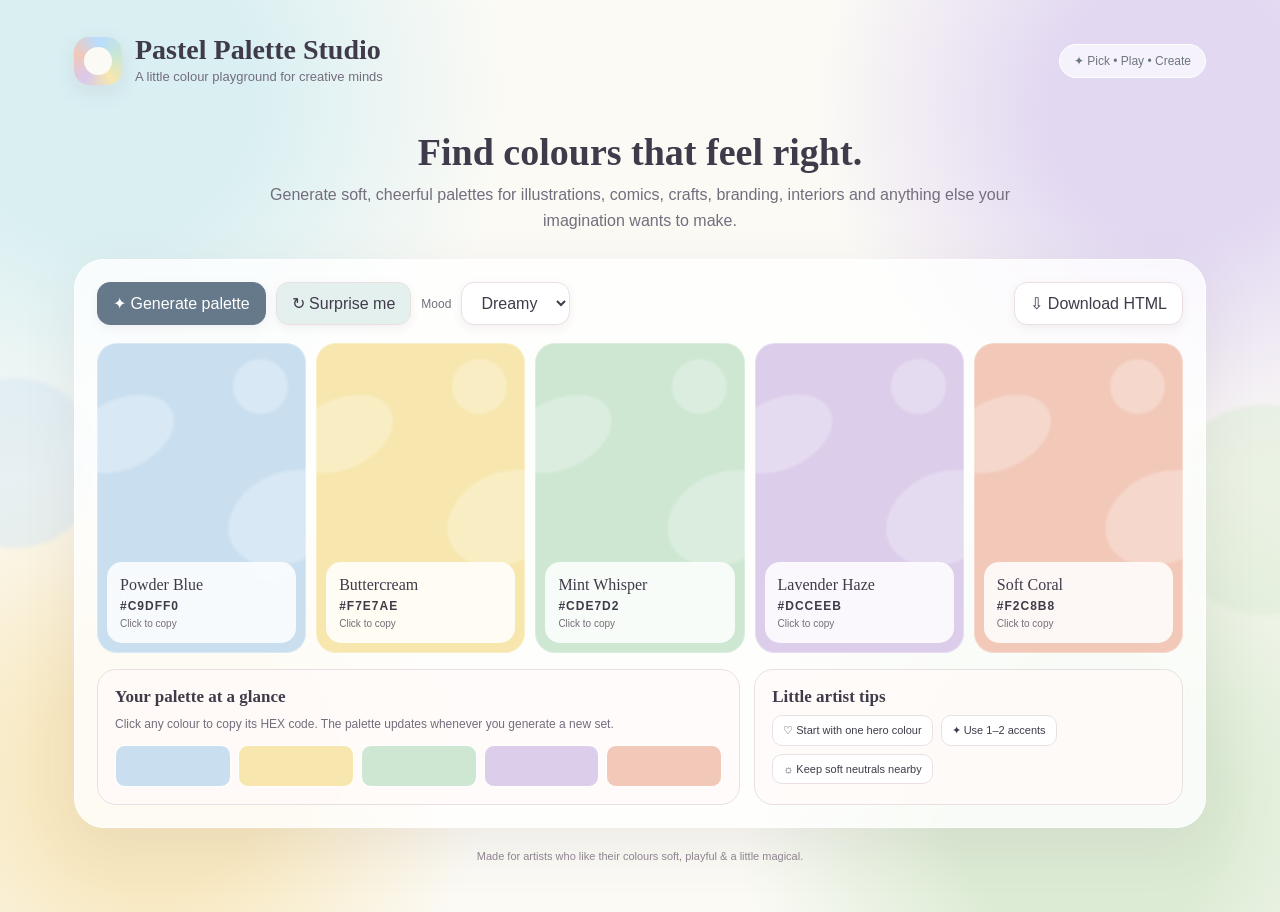
<file: index.html>
<!DOCTYPE html>
<html lang="en">
<head>
<meta charset="UTF-8">
<meta name="viewport" content="width=device-width, initial-scale=1.0">
<meta name="description" content="Pastel Palette Studio - an artistic pastel colour palette generator">
<title>Pastel Palette Studio</title>
<link rel="stylesheet" href="style.css">
</head>
<body>
<header>
  <div class="brand">
    <div class="logo"></div>
    <div><h1>Pastel Palette Studio</h1><div class="subtitle">A little colour playground for creative minds</div></div>
  </div>
  <div class="header-note">✦ Pick • Play • Create</div>
</header>
<main>
<section class="hero">
  <h2>Find colours that feel right.</h2>
  <p>Generate soft, cheerful palettes for illustrations, comics, crafts, branding, interiors and anything else your imagination wants to make.</p>
</section>
<section class="studio">
  <div class="toolbar">
    <button class="primary" id="generate">✦ Generate palette</button>
    <button class="random" id="random">↻ Surprise me</button>
    <label class="count-label" for="mood">Mood</label>
    <select id="mood">
      <option value="dreamy">Dreamy</option><option value="sunny">Sunny</option>
      <option value="garden">Garden</option><option value="candy">Candy</option>
      <option value="ocean">Ocean</option><option value="earthy">Earthy</option>
    </select>
    <div class="spacer"></div><button id="download">⇩ Download HTML</button>
  </div>
  <div class="swatches" id="swatches"></div>
  <div class="bottom">
    <div class="panel"><h3>Your palette at a glance</h3><p>Click any colour to copy its HEX code. The palette updates whenever you generate a new set.</p><div class="mini-palette" id="mini"></div></div>
    <div class="panel"><h3>Little artist tips</h3><div class="tips"><div class="tip">♡ Start with one hero colour</div><div class="tip">✦ Use 1–2 accents</div><div class="tip">☼ Keep soft neutrals nearby</div></div></div>
  </div>
</section>
<footer>Made for artists who like their colours soft, playful & a little magical.</footer>
</main>
<div class="toast" id="toast">Copied!</div>
<script src="script.js"></script>
</body>
</html>
</file>
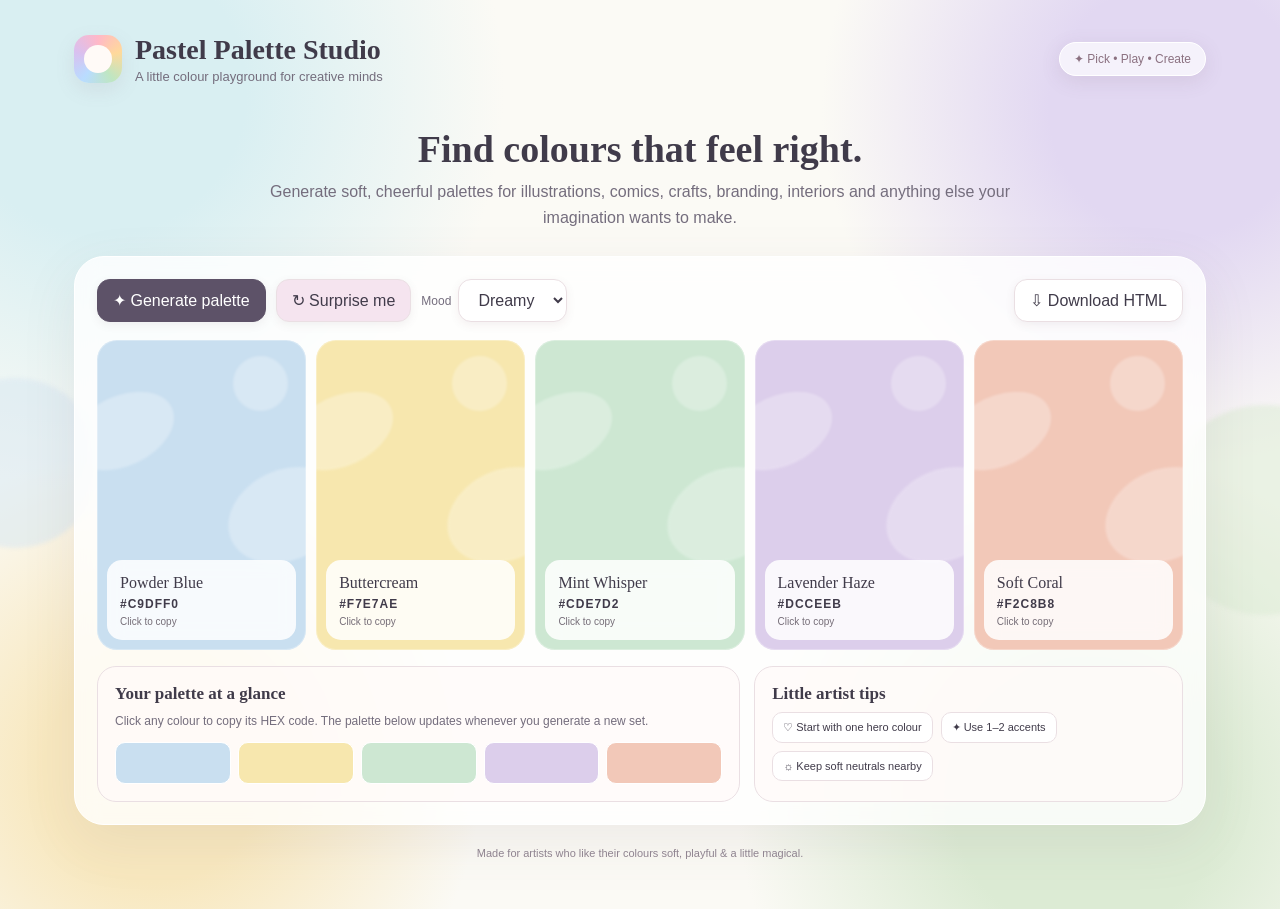
<file: pastel_palette_studio.html>
<!DOCTYPE html>
<html lang="en">
<head>
<meta charset="UTF-8">
<meta name="viewport" content="width=device-width, initial-scale=1.0">
<title>Pastel Palette Studio</title>
<style>
  :root{
    --ink:#403b4a; --muted:#746d7d; --paper:#fffaf7; --card:#ffffffcc;
    --line:#eadfe3; --accent:#b78ac8;
  }
  *{box-sizing:border-box}
  body{
    margin:0; min-height:100vh; color:var(--ink);
    font-family: "Trebuchet MS", "Segoe UI", sans-serif;
    background:
      radial-gradient(circle at 8% 10%, #d9eff2 0 10%, transparent 28%),
      radial-gradient(circle at 92% 12%, #e2d8f2 0 9%, transparent 25%),
      radial-gradient(circle at 85% 88%, #dcebd4 0 10%, transparent 26%),
      radial-gradient(circle at 12% 85%, #f8e8bf 0 8%, transparent 24%),
      #fbfaf5;
    overflow-x:hidden;
  }
  body:before, body:after{
    content:""; position:fixed; z-index:-1; border-radius:50%;
    filter:blur(2px); opacity:.55; pointer-events:none;
  }
  body:before{width:170px;height:170px;left:-70px;top:42%;background:#d8e7f1}
  body:after{width:210px;height:210px;right:-90px;top:45%;background:#dcebd5}
  header{
    max-width:1180px; margin:auto; padding:34px 24px 18px;
    display:flex; align-items:center; justify-content:space-between; gap:20px;
  }
  .brand{display:flex;align-items:center;gap:13px}
  .logo{
    width:48px;height:48px;border-radius:15px; position:relative;
    background:conic-gradient(#ffb8c8,#ffd99b,#bfe6c2,#b9dcff,#d9c0ef,#ffb8c8);
    box-shadow:0 7px 20px #8f72851f;
  }
  .logo:after{content:"";position:absolute;inset:10px;background:#fffaf7;border-radius:50%}
  h1{font-family:Georgia,serif;margin:0;font-size:28px;font-weight:700}
  .subtitle{margin:3px 0 0;color:var(--muted);font-size:13px}
  .header-note{
    color:#8b7180;background:#ffffffa8;border:1px solid #fff;
    padding:9px 14px;border-radius:999px;font-size:12px;
    box-shadow:0 5px 20px #765a7020;
  }
  main{max-width:1180px;margin:auto;padding:10px 24px 50px}
  .hero{text-align:center;margin:15px auto 26px;max-width:760px}
  .hero h2{font-family:Georgia,serif;font-size:38px;margin:0 0 8px}
  .hero p{margin:0;color:var(--muted);line-height:1.6}
  .studio{
    background:var(--card); border:1px solid #ffffff; border-radius:30px;
    padding:22px; box-shadow:0 18px 55px #66506418; backdrop-filter:blur(12px);
  }
  .toolbar{display:flex;flex-wrap:wrap;align-items:center;gap:10px;margin-bottom:18px}
  button, select, input{
    font:inherit
  }
  button, select{
    border:1px solid var(--line); background:#fff; color:var(--ink);
    border-radius:13px; padding:11px 15px; cursor:pointer;
    transition:.2s ease; box-shadow:0 3px 10px #6b506015;
  }
  button:hover, select:hover{transform:translateY(-1px);box-shadow:0 6px 15px #6b506025}
  .primary{background:#5d5268;color:#fff;border-color:#5d5268}
  .random{background:#f5e4ef}
  .toolbar .spacer{flex:1}
  .count-label{font-size:12px;color:var(--muted);margin-right:-3px}
  .swatches{
    display:grid; grid-template-columns:repeat(5,1fr); gap:10px;
    min-height:310px;
  }
  .swatch{
    min-height:310px;border-radius:20px;overflow:hidden;position:relative;
    display:flex;flex-direction:column;justify-content:flex-end;
    cursor:pointer;box-shadow:inset 0 0 0 1px #ffffff45;
    transition:transform .25s ease, box-shadow .25s ease;
  }
  .swatch:hover{transform:translateY(-5px) rotate(-.4deg);box-shadow:0 12px 25px #56485b25}
  .swatch-art{
    position:absolute;inset:0;overflow:hidden;opacity:.28;pointer-events:none
  }
  .blob{position:absolute;border-radius:50%;background:#fff;width:110px;height:70px;filter:blur(1px);transform:rotate(-25deg)}
  .blob.one{top:18%;left:-30px}.blob.two{top:42%;right:-40px;width:120px;height:90px}.blob.three{top:5%;right:18px;width:55px;height:55px}
  .swatch-info{
    position:relative;background:#ffffffd9;padding:14px 13px 13px;
    backdrop-filter:blur(8px);margin:10px;border-radius:15px;
  }
  .swatch-name{font-family:Georgia,serif;font-size:16px;margin-bottom:5px}
  .hex{font-size:12px;letter-spacing:1px;font-weight:700}
  .copy-hint{font-size:10px;color:#756d77;margin-top:5px}
  .bottom{
    display:grid;grid-template-columns:1.2fr .8fr;gap:14px;margin-top:16px
  }
  .panel{
    border:1px solid var(--line);border-radius:19px;background:#fffaf8b8;padding:17px
  }
  .panel h3{font-family:Georgia,serif;margin:0 0 8px;font-size:17px}
  .panel p{font-size:12px;color:var(--muted);margin:0 0 12px;line-height:1.5}
  .mini-palette{display:flex;gap:7px}
  .mini{height:42px;flex:1;border-radius:10px;border:1px solid #fff;cursor:pointer}
  .tips{display:flex;gap:8px;flex-wrap:wrap}
  .tip{font-size:11px;background:#fff;border:1px solid var(--line);padding:8px 10px;border-radius:10px}
  footer{text-align:center;color:#918692;font-size:11px;margin-top:22px}
  .toast{
    position:fixed;left:50%;bottom:25px;transform:translate(-50%,20px);
    background:#403b4a;color:#fff;padding:11px 16px;border-radius:999px;
    opacity:0;pointer-events:none;transition:.25s;box-shadow:0 10px 25px #403b4a35;font-size:12px
  }
  .toast.show{opacity:1;transform:translate(-50%,0)}
  @media(max-width:800px){
    .swatches{grid-template-columns:repeat(2,1fr)}
    .swatch{min-height:230px}
    .bottom{grid-template-columns:1fr}
    .header-note{display:none}
    .hero h2{font-size:31px}
  }
  @media(max-width:480px){
    header{padding:25px 15px 10px} main{padding:10px 15px 35px}
    .studio{padding:14px;border-radius:22px}
    .swatches{grid-template-columns:1fr}
    .swatch{min-height:210px}
  }
</style>
</head>
<body>
<header>
  <div class="brand">
    <div class="logo"></div>
    <div>
      <h1>Pastel Palette Studio</h1>
      <div class="subtitle">A little colour playground for creative minds</div>
    </div>
  </div>
  <div class="header-note">✦ Pick • Play • Create</div>
</header>

<main>
  <section class="hero">
    <h2>Find colours that feel right.</h2>
    <p>Generate soft, cheerful palettes for illustrations, comics, crafts, branding, interiors and anything else your imagination wants to make.</p>
  </section>

  <section class="studio">
    <div class="toolbar">
      <button class="primary" id="generate">✦ Generate palette</button>
      <button class="random" id="random">↻ Surprise me</button>
      <label class="count-label" for="mood">Mood</label>
      <select id="mood">
        <option value="dreamy">Dreamy</option>
        <option value="sunny">Sunny</option>
        <option value="garden">Garden</option>
        <option value="candy">Candy</option>
        <option value="ocean">Ocean</option>
        <option value="earthy">Earthy</option>
      </select>
      <div class="spacer"></div>
      <button id="download">⇩ Download HTML</button>
    </div>

    <div class="swatches" id="swatches"></div>

    <div class="bottom">
      <div class="panel">
        <h3>Your palette at a glance</h3>
        <p>Click any colour to copy its HEX code. The palette below updates whenever you generate a new set.</p>
        <div class="mini-palette" id="mini"></div>
      </div>
      <div class="panel">
        <h3>Little artist tips</h3>
        <div class="tips">
          <div class="tip">♡ Start with one hero colour</div>
          <div class="tip">✦ Use 1–2 accents</div>
          <div class="tip">☼ Keep soft neutrals nearby</div>
        </div>
      </div>
    </div>
  </section>

  <footer>Made for artists who like their colours soft, playful & a little magical.</footer>
</main>

<div class="toast" id="toast">Copied!</div>

<script>
const palettes = {
  dreamy: [
    ["Powder Blue","#C9DFF0"],["Buttercream","#F7E7AE"],["Mint Whisper","#CDE7D2"],
    ["Lavender Haze","#DCCEEB"],["Soft Coral","#F2C8B8"]
  ],
  sunny: [
    ["Lemon Cream","#F8E7A7"],["Peach Glow","#F6C9AD"],["Pistachio","#DCE8B9"],
    ["Powder Blue","#C5DDED"],["Warm Cream","#F4E5CF"]
  ],
  garden: [
    ["Sage Leaf","#C8D9C0"],["Pistachio","#DCE8B8"],["Pale Sky","#C7DFEA"],
    ["Lavender Stem","#D8CBE8"],["Butter Petal","#F3E1AE"]
  ],
  candy: [
    ["Blue Sugar","#C4DDF0"],["Lemon Drop","#F7E5A5"],["Mint Candy","#C9E7D5"],
    ["Grape Fizz","#D4C1E7"],["Peach Sorbet","#F4C9B5"]
  ],
  ocean: [
    ["Seafoam","#BFE4DB"],["Lagoon Mist","#BBDCE5"],["Pearl Blue","#C9DDF0"],
    ["Shell Cream","#F2E2CA"],["Soft Coral","#F0C5B7"]
  ],
  earthy: [
    ["Oat Milk","#E9DAC5"],["Sage","#C5D2BB"],["Misty Olive","#D5D9B9"],
    ["Clay Peach","#DDBEAA"],["Dusty Lavender","#D5C9DC"]
  ]
};

let current = palettes.dreamy;

function render(list){
  current = list;
  const container = document.getElementById("swatches");
  container.innerHTML = "";
  list.forEach((item,i)=>{
    const card=document.createElement("div");
    card.className="swatch";
    card.style.background=item[1];
    card.innerHTML=`
      <div class="swatch-art">
        <span class="blob one"></span><span class="blob two"></span><span class="blob three"></span>
      </div>
      <div class="swatch-info">
        <div class="swatch-name">${item[0]}</div>
        <div class="hex">${item[1]}</div>
        <div class="copy-hint">Click to copy</div>
      </div>`;
    card.addEventListener("click",()=>copyHex(item[1]));
    container.appendChild(card);
  });
  const mini=document.getElementById("mini");
  mini.innerHTML="";
  list.forEach(item=>{
    const m=document.createElement("div");
    m.className="mini";m.title=item[1];m.style.background=item[1];
    m.addEventListener("click",()=>copyHex(item[1]));
    mini.appendChild(m);
  });
}

function randomPastel(){
  const names=["Petal","Cream","Mist","Blush","Meadow","Sorbet","Sky","Lilac","Pearl","Apricot"];
  return Array.from({length:5},(_,i)=>{
    const hue=Math.floor(Math.random()*360);
    const sat=35+Math.floor(Math.random()*25);
    const light=78+Math.floor(Math.random()*13);
    return [names[Math.floor(Math.random()*names.length)]+" "+(i+1), hslToHex(hue,sat,light)];
  });
}
function hslToHex(h,s,l){
  s/=100;l/=100;
  const k=n=>(n+h/30)%12;
  const a=s*Math.min(l,1-l);
  const f=n=>l-a*Math.max(-1,Math.min(k(n)-3,Math.min(9-k(n),1)));
  return "#"+[f(0),f(8),f(4)].map(x=>Math.round(255*x).toString(16).padStart(2,"0")).join("");
}
function copyHex(hex){
  navigator.clipboard?.writeText(hex);
  const toast=document.getElementById("toast");
  toast.textContent=hex+" copied!";
  toast.classList.add("show");
  setTimeout(()=>toast.classList.remove("show"),1300);
}
function generate(){
  const mood=document.getElementById("mood").value;
  render([...palettes[mood]]);
}
document.getElementById("generate").onclick=generate;
document.getElementById("mood").onchange=generate;
document.getElementById("random").onclick=()=>render(randomPastel());

document.getElementById("download").onclick=()=>{
  const blob=new Blob([document.documentElement.outerHTML],{type:"text/html"});
  const a=document.createElement("a");
  a.href=URL.createObjectURL(blob);
  a.download="pastel-palette-studio.html";
  a.click();
  URL.revokeObjectURL(a.href);
};
render(current);
</script>
</body>
</html>
</file>
<file: style.css>
*{box-sizing:border-box}body{margin:0;min-height:100vh;color:#403b4a;font-family:"Trebuchet MS","Segoe UI",sans-serif;background:radial-gradient(circle at 8% 10%,#d9eff2 0 10%,transparent 28%),radial-gradient(circle at 92% 12%,#e2d8f2 0 9%,transparent 25%),radial-gradient(circle at 85% 88%,#dcebd4 0 10%,transparent 26%),radial-gradient(circle at 12% 85%,#f8e8bf 0 8%,transparent 24%),#fbfaf5;overflow-x:hidden}body:before,body:after{content:"";position:fixed;z-index:-1;border-radius:50%;filter:blur(2px);opacity:.55;pointer-events:none}body:before{width:170px;height:170px;left:-70px;top:42%;background:#d8e7f1}body:after{width:210px;height:210px;right:-90px;top:45%;background:#dcebd5}header{max-width:1180px;margin:auto;padding:34px 24px 18px;display:flex;align-items:center;justify-content:space-between;gap:20px}.brand{display:flex;align-items:center;gap:13px}.logo{width:48px;height:48px;border-radius:15px;background:conic-gradient(#b9dcff,#c9e7d5,#f7e7ae,#d9c9eb,#f2c8b8,#b9dcff);box-shadow:0 7px 20px #8f72851f}.logo:after{content:"";position:absolute;width:28px;height:28px;margin:10px;background:#fbfaf5;border-radius:50%}h1{font-family:Georgia,serif;margin:0;font-size:28px}.subtitle{margin:3px 0;color:#746d7d;font-size:13px}.header-note{color:#6d7780;background:#ffffffa8;border:1px solid #fff;padding:9px 14px;border-radius:999px;font-size:12px}main{max-width:1180px;margin:auto;padding:10px 24px 50px}.hero{text-align:center;margin:15px auto 26px;max-width:760px}.hero h2{font-family:Georgia,serif;font-size:38px;margin:0 0 8px}.hero p{margin:0;color:#746d7d;line-height:1.6}.studio{background:#ffffffcc;border:1px solid #fff;border-radius:30px;padding:22px;box-shadow:0 18px 55px #66506418;backdrop-filter:blur(12px)}.toolbar{display:flex;flex-wrap:wrap;align-items:center;gap:10px;margin-bottom:18px}button,select{font:inherit;border:1px solid #eadfe3;background:#fff;color:#403b4a;border-radius:13px;padding:11px 15px;cursor:pointer;transition:.2s;box-shadow:0 3px 10px #6b506015}button:hover,select:hover{transform:translateY(-1px);box-shadow:0 6px 15px #6b506025}.primary{background:#66798a;color:#fff;border-color:#66798a}.random{background:#e3f0ee}.toolbar .spacer{flex:1}.count-label{font-size:12px;color:#746d7d}.swatches{display:grid;grid-template-columns:repeat(5,1fr);gap:10px;min-height:310px}.swatch{min-height:310px;border-radius:20px;overflow:hidden;position:relative;display:flex;flex-direction:column;justify-content:flex-end;cursor:pointer;box-shadow:inset 0 0 0 1px #ffffff45;transition:.25s}.swatch:hover{transform:translateY(-5px) rotate(-.4deg);box-shadow:0 12px 25px #56485b25}.swatch-art{position:absolute;inset:0;overflow:hidden;opacity:.28}.blob{position:absolute;border-radius:50%;background:#fff;width:110px;height:70px;filter:blur(1px);transform:rotate(-25deg)}.blob.one{top:18%;left:-30px}.blob.two{top:42%;right:-40px;width:120px;height:90px}.blob.three{top:5%;right:18px;width:55px;height:55px}.swatch-info{position:relative;background:#ffffffd9;padding:14px 13px;margin:10px;border-radius:15px;backdrop-filter:blur(8px)}.swatch-name{font-family:Georgia,serif;font-size:16px;margin-bottom:5px}.hex{font-size:12px;letter-spacing:1px;font-weight:700}.copy-hint{font-size:10px;color:#756d77;margin-top:5px}.bottom{display:grid;grid-template-columns:1.2fr .8fr;gap:14px;margin-top:16px}.panel{border:1px solid #eadfe3;border-radius:19px;background:#fffaf8b8;padding:17px}.panel h3{font-family:Georgia,serif;margin:0 0 8px;font-size:17px}.panel p{font-size:12px;color:#746d7d;margin:0 0 12px;line-height:1.5}.mini-palette{display:flex;gap:7px}.mini{height:42px;flex:1;border-radius:10px;border:1px solid #fff;cursor:pointer}.tips{display:flex;gap:8px;flex-wrap:wrap}.tip{font-size:11px;background:#fff;border:1px solid #eadfe3;padding:8px 10px;border-radius:10px}footer{text-align:center;color:#918692;font-size:11px;margin-top:22px}.toast{position:fixed;left:50%;bottom:25px;transform:translate(-50%,20px);background:#403b4a;color:#fff;padding:11px 16px;border-radius:999px;opacity:0;pointer-events:none;transition:.25s}.toast.show{opacity:1;transform:translate(-50%,0)}@media(max-width:800px){.swatches{grid-template-columns:repeat(2,1fr)}.swatch{min-height:230px}.bottom{grid-template-columns:1fr}.header-note{display:none}.hero h2{font-size:31px}}@media(max-width:480px){header{padding:25px 15px 10px}main{padding:10px 15px 35px}.studio{padding:14px;border-radius:22px}.swatches{grid-template-columns:1fr}.swatch{min-height:210px}}
</file>
